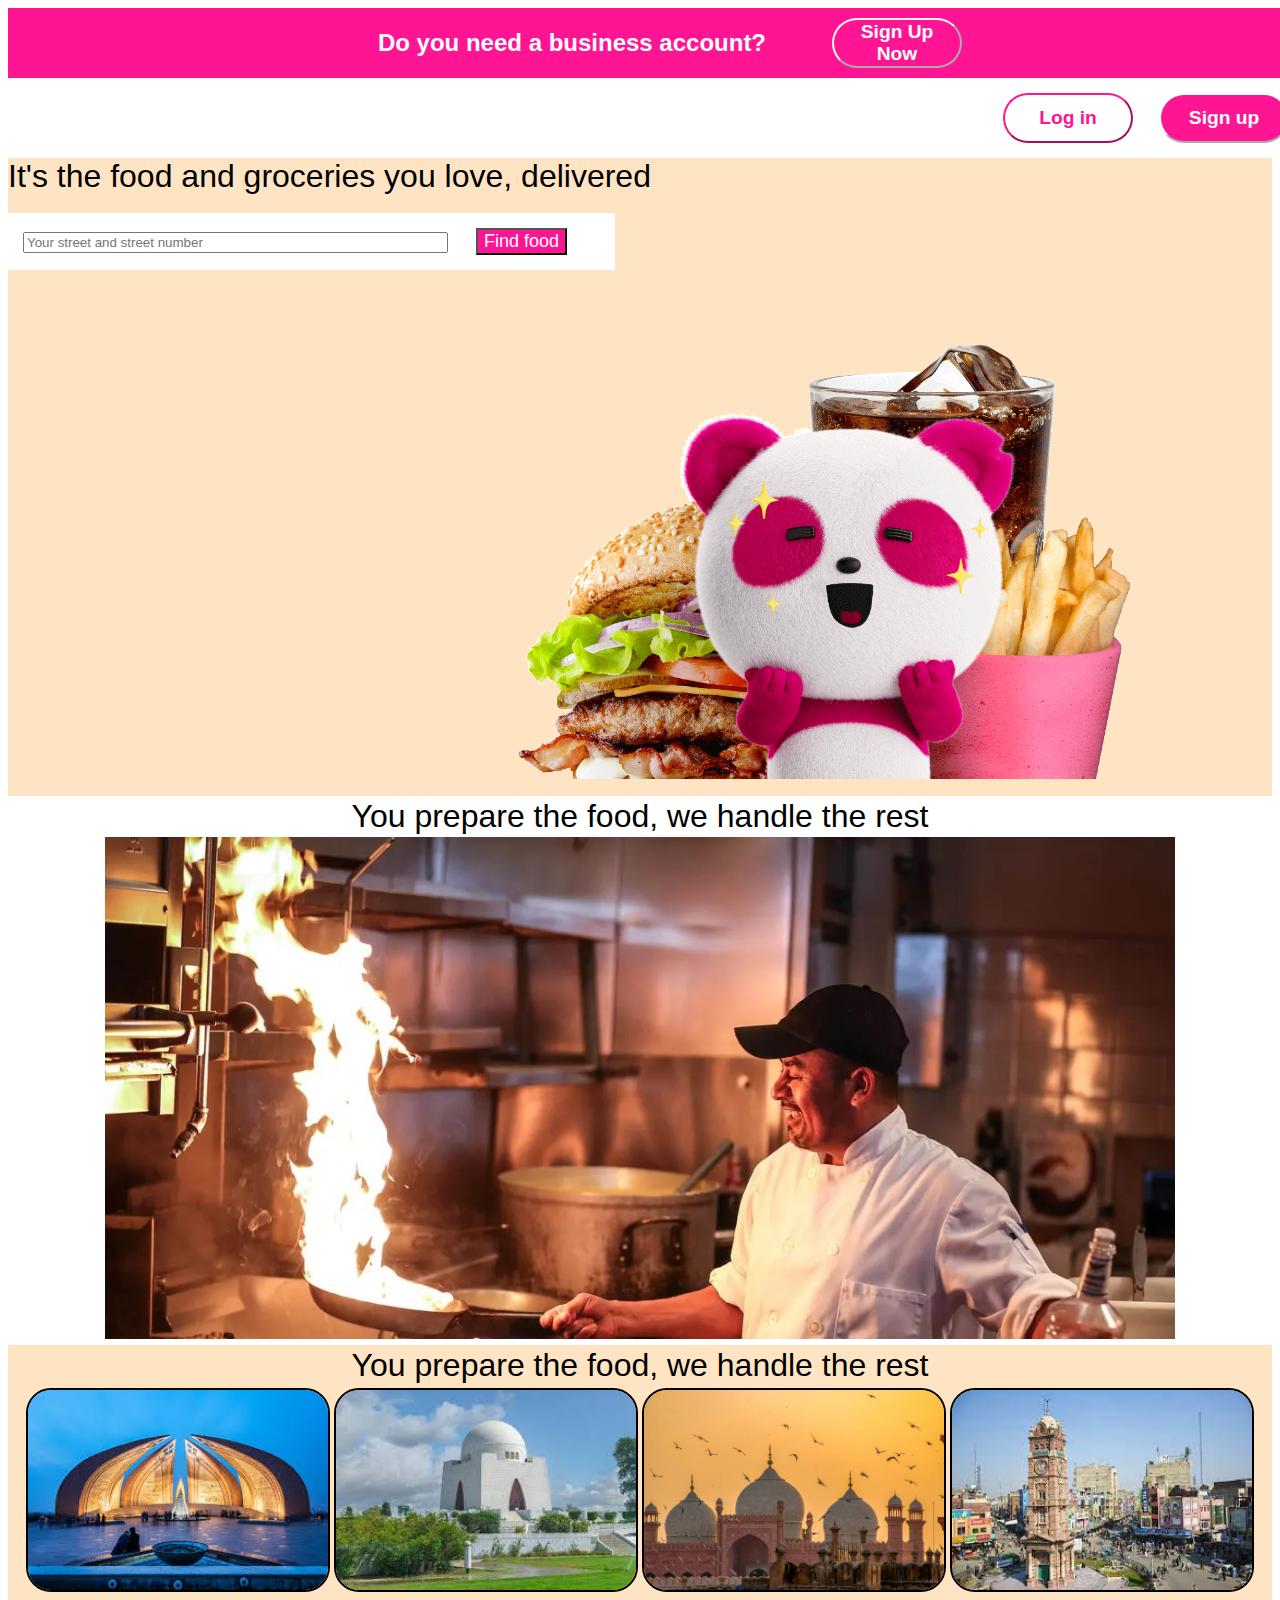
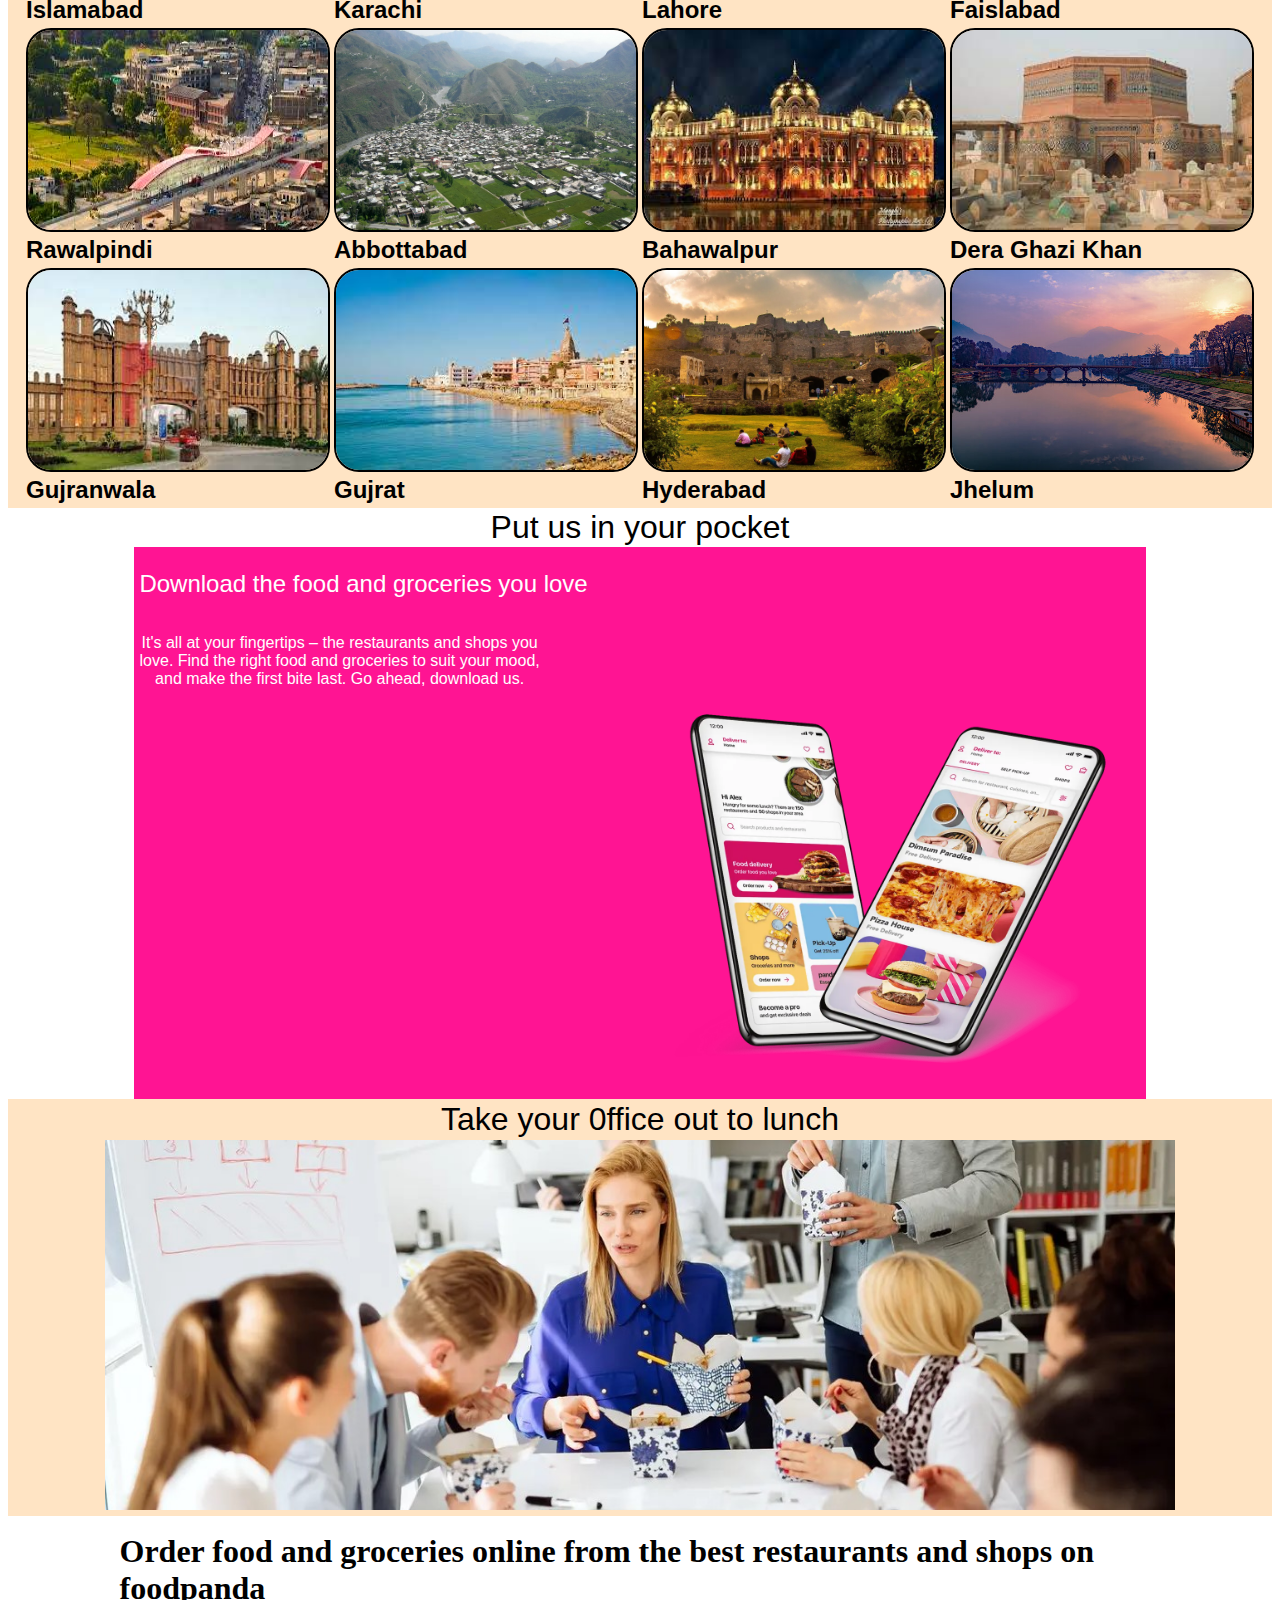
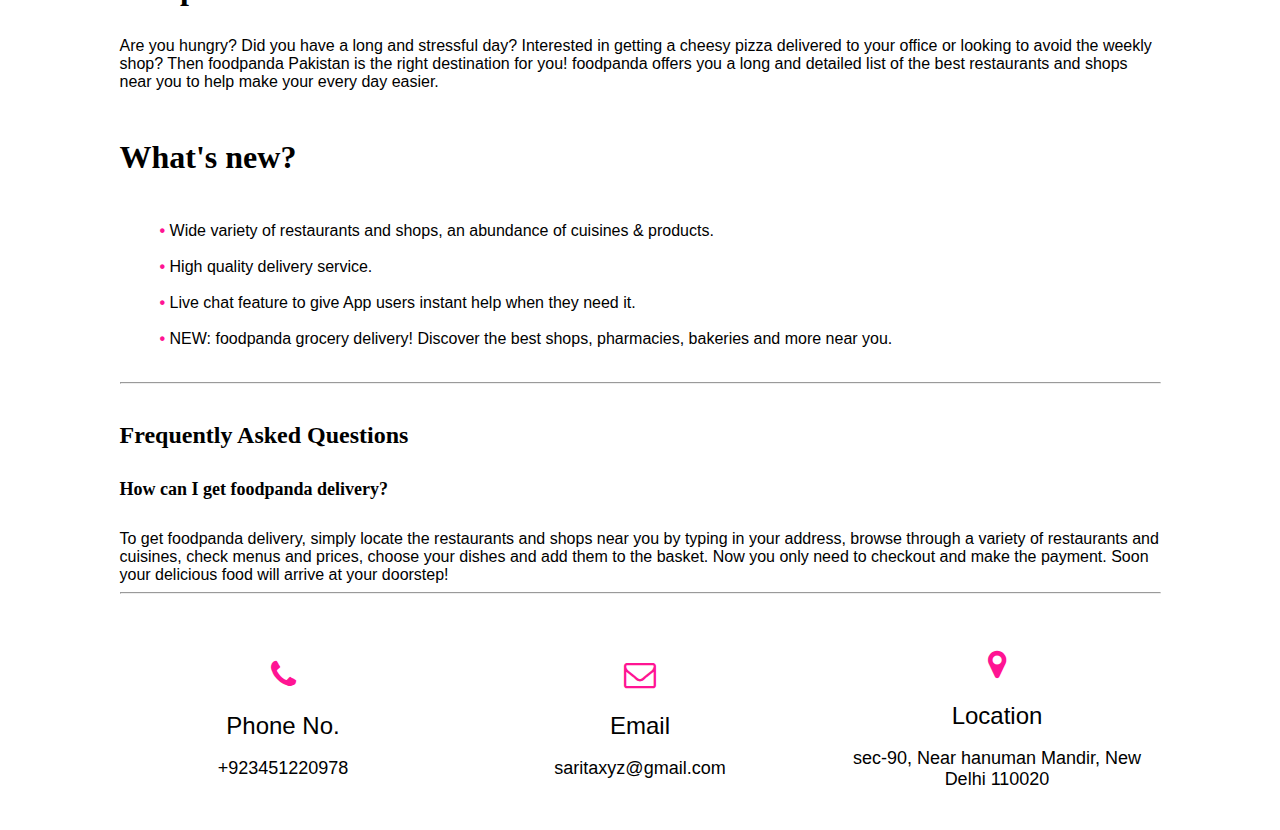
<file: index.html>
<!DOCTYPE html>
<html lang="en">
<head>
    <meta charset="UTF-8">
    <meta name="viewport" content="width=device-width, initial-scale=1.0">
    <title>Document</title>
    <link href="https://stackpath.bootstrapcdn.com/font-awesome/4.7.0/css/font-awesome.min.css" rel="stylesheet">
<link rel="stylsheet" href="./style.css">
    <style>
        .button2{
            margin: 10px;
            border-radius: 200px;  
        background-color: deeppink;
        color:white;
        width:130px;
        height:50px;
        border-color:white;
        font-size: 120%;
            font-family: Arial, Helvetica, sans-serif;
            font-weight: 700;
         }

         .button2:hover {
            border: 3.5px solid white;
            opacity: 0,9;
            cursor: pointer;
         }
         .button{
             margin: 5px;
         border-radius: 200px;  
        background-color: white;
        color: deeppink;
        width:130px;
        height:50px;
        border-color:deeppink;
        font-size: 120%;
            font-family: Arial, Helvetica, sans-serif;
            font-weight: 700;
         }

         .button:hover {
         border: 5px solid deeppink;
           opacity: 0.9;
           cursor: pointer;
         }
         .button1{
            margin: 5px;
            border-radius: 200px;  
        background-color: deeppink;
        color:white;
        width:130px;
        height:50px;
        border-color:white;
        font-size: 120%;
            font-family: Arial, Helvetica, sans-serif;
            font-weight: 700;
         }

         .button1:hover {
            border: 5px solid ghostwhite;
            opacity: 0.9;
            cursor: pointer;
         }
         .image{
            height:100%;
            width:100%;
        }
        .image img{
            height: 200px;
            width:300px;
            border:2px solid black;
            border-radius: 25px;
        }
        .image:hover{
             opacity: 0.8;
            cursor:pointer;
        }
         ul{
            list-style: none;
        }
   ul  li::before{
    content: "\2022";
    color: deeppink;
    font-weight: bold;
    width: 50px;
        }
    </style>
</head>
<body>
    <table cellpadding="0" cellspacing="0" style="background-color: deeppink;" width="100%">
        <tr>
            <td>
                <table border="0" cellpadding="0" cellspacing="0" align="center">
                    <tr>
                        <td align="center" >
                            <font face="arial" size="5" style="color: white;" cellpadding="0" cellspacing="0">
                            <b> Do you need a business account?</b>
                            </font>
                        </td>
                        <td>&nbsp;</td>
                        <td>&nbsp;</td>
                        <td>&nbsp;</td>
                        <td>&nbsp;</td>
                        <td>&nbsp;</td>
                        <td>&nbsp;</td>  <td>&nbsp;</td>  <td>&nbsp;</td>  <td>&nbsp;</td>  <td>&nbsp;</td>  <td>&nbsp;</td>  <td>&nbsp;</td>  <td>&nbsp;</td>  <td>&nbsp;</td>
                         <td>
                           <button class="button2">Sign Up Now</button>
                         </td>

                         <table border="0" cellpadding="10" cellspacing="0" style="background-color:white;" width="100%">
                            <tr>
                                <td>
                                    <table border="0" cellpadding="0" cellspacing="0">
                                        <tr>
                                            <td>
                                                <img src="assets/logo panda.png" width="1000%">
                        <td>&nbsp;</td><td>&nbsp;</td><td>&nbsp;</td><td>&nbsp;</td><td>&nbsp;</td><td>&nbsp;</td><td>&nbsp;</td><td>&nbsp;</td><td>&nbsp;</td><td>&nbsp;</td><td>&nbsp;</td><td>&nbsp;</td><td>&nbsp;</td><td>&nbsp;</td><td>&nbsp;</td><td>&nbsp;</td><td>&nbsp;</td><td>&nbsp;</td><td>&nbsp;</td><td>&nbsp;</td><td>&nbsp;</td><td>&nbsp;</td><td>&nbsp;</td><td>&nbsp;</td><td>&nbsp;</td><td>&nbsp;</td><td>&nbsp;</td><td>&nbsp;</td><td>&nbsp;</td><td>&nbsp;</td><td>&nbsp;</td><td>&nbsp;</td><td>&nbsp;</td><td>&nbsp;</td><td>&nbsp;</td><td>&nbsp;</td><td>&nbsp;</td><td>&nbsp;</td><td>&nbsp;</td><td>&nbsp;</td><td>&nbsp;</td><td>&nbsp;</td><td>&nbsp;</td><td>&nbsp;</td><td>&nbsp;</td><td>&nbsp;</td><td>&nbsp;</td><td>&nbsp;</td><td>&nbsp;</td><td>&nbsp;</td><td>&nbsp;</td><td>&nbsp;</td>
                                            <td>&nbsp;</td><td>&nbsp;</td><td>&nbsp;</td><td>&nbsp;</td><td>&nbsp;</td><td>&nbsp;</td><td>&nbsp;</td><td>&nbsp;</td><td>&nbsp;</td><td>&nbsp;</td><td>&nbsp;</td><td>&nbsp;</td><td>&nbsp;</td><td>&nbsp;</td><td>&nbsp;</td>   <td>&nbsp;</td><td>&nbsp;</td><td>&nbsp;</td><td>&nbsp;</td><td>&nbsp;</td><td>&nbsp;</td><td>&nbsp;</td><td>&nbsp;</td><td>&nbsp;</td><td>&nbsp;</td><td>&nbsp;</td><td>&nbsp;</td><td>&nbsp;</td><td>&nbsp;</td><td>&nbsp;</td><td>&nbsp;</td><td>&nbsp;</td><td>&nbsp;</td><td>&nbsp;</td><td>&nbsp;</td><td>&nbsp;</td><td>&nbsp;</td><td>&nbsp;</td><td>&nbsp;</td><td>&nbsp;</td><td>&nbsp;</td><td>&nbsp;</td><td>&nbsp;</td><td>&nbsp;</td><td>&nbsp;</td><td>&nbsp;</td><td>&nbsp;</td><td>&nbsp;</td><td>&nbsp;</td><td>&nbsp;</td><td>&nbsp;</td><td>&nbsp;</td><td>&nbsp;</td> <td>&nbsp;</td> <td>&nbsp;</td> <td>&nbsp;</td> <td>&nbsp;</td> <td>&nbsp;</td> <td>&nbsp;</td> <td>&nbsp;</td> <td>&nbsp;</td>   <td>&nbsp;</td> <td>&nbsp;</td> <td>&nbsp;</td> <td>&nbsp;</td> <td>&nbsp;</td> <td>&nbsp;</td> <td>&nbsp;</td> <td>&nbsp;</td> <td>&nbsp;</td> <td>&nbsp;</td> <td>&nbsp;</td> <td>&nbsp;</td> <td>&nbsp;</td> <td>&nbsp;</td> <td>&nbsp;</td> <td>&nbsp;</td> <td>&nbsp;</td> <td>&nbsp;</td> <td>&nbsp;</td> <td>&nbsp;</td> <td>&nbsp;</td> <td>&nbsp;</td> <td>&nbsp;</td> <td>&nbsp;</td> <td>&nbsp;</td> <td>&nbsp;</td> <td>&nbsp;</td> <td>&nbsp;</td> <td>&nbsp;</td> <td>&nbsp;</td> <td>&nbsp;</td> <td>&nbsp;</td> <td>&nbsp;</td> <td>&nbsp;</td> <td>&nbsp;</td> <td>&nbsp;</td> <td>&nbsp;</td> <td>&nbsp;</td> <td>&nbsp;</td> <td>&nbsp;</td> <td>&nbsp;</td>  <td>&nbsp;</td> <td>&nbsp;</td> <td>&nbsp;</td> <td>&nbsp;</td> <td>&nbsp;</td> <td>&nbsp;</td> <td>&nbsp;</td> <td>&nbsp;</td> <td>&nbsp;</td> <td>&nbsp;</td>
                                            <td>&nbsp;</td><td>&nbsp;</td><td>&nbsp;</td><td>&nbsp;</td><td>&nbsp;</td><td>&nbsp;</td><td>&nbsp;</td><td>&nbsp;</td><td>&nbsp;</td> <td>&nbsp;</td><td>&nbsp;</td><td>&nbsp;</td><td>&nbsp;</td><td>&nbsp;</td><td>&nbsp;</td><td>&nbsp;</td><td>&nbsp;</td><td>&nbsp;</td> <td>&nbsp;</td><td>&nbsp;</td><td>&nbsp;</td><td>&nbsp;</td><td>&nbsp;</td><td>&nbsp;</td><td>&nbsp;</td><td>&nbsp;</td><td>&nbsp;</td> <td>&nbsp;</td><td>&nbsp;</td><td>&nbsp;</td><td>&nbsp;</td><td>&nbsp;</td><td>&nbsp;</td><td>&nbsp;</td><td>&nbsp;</td><td>&nbsp;</td> <td>&nbsp;</td><td>&nbsp;</td><td>&nbsp;</td><td>&nbsp;</td><td>&nbsp;</td><td>&nbsp;</td><td>&nbsp;</td><td>&nbsp;</td><td>&nbsp;</td> <td>&nbsp;</td><td>&nbsp;</td><td>&nbsp;</td><td>&nbsp;</td><td>&nbsp;</td><td>&nbsp;</td><td>&nbsp;</td><td>&nbsp;</td><td>&nbsp;</td> <td>&nbsp;</td><td>&nbsp;</td><td>&nbsp;</td><td>&nbsp;</td><td>&nbsp;</td><td>&nbsp;</td><td>&nbsp;</td><td>&nbsp;</td><td>&nbsp;</td> <td>&nbsp;</td><td>&nbsp;</td><td>&nbsp;</td><td>&nbsp;</td><td>&nbsp;</td><td>&nbsp;</td><td>&nbsp;</td><td>&nbsp;</td><td>&nbsp;</td> <td>&nbsp;</td><td>&nbsp;</td><td>&nbsp;</td><td>&nbsp;</td><td>&nbsp;</td><td>&nbsp;</td><td>&nbsp;</td><td>&nbsp;</td><td>&nbsp;</td>
                                            <td>
                                                <button class="button">Log in</button>
                                            </td>
                                             <td>&nbsp;</td> <td>&nbsp;</td> <td>&nbsp;</td> <td>&nbsp;</td>
                                            <td>
                                               <button class="button1">Sign up</button>
                                            </td>
                                            <td>&nbsp;</td> <td>&nbsp;</td> <td>&nbsp;</td> <td>&nbsp;</td> <td>&nbsp;</td>
                                            <td>
                                                <font style="color:deeppink;" size="4">
                                                <i class="fa fa-shopping-bag" aria-hidden="true"></i>
                                                </font>
                                            </td>
                                        </tr>
                                        </table>
                                            </td>
                                        </tr>
                                </table>
                    </tr>
                </table>
                <table border="0" cellpadding="0" cellspacing="0" style="background-color:bisque;" width="100%">
                    <tr>
                        <td>
                            <table border="0" cellpadding="0" cellspacing="0">
                                <tr>
                                    <td>
                                        <font face="arial" size="6">
                                        It's the food and groceries you love,
                                         delivered
                                        </font>
                                    </td>
                                </tr>
                                <td>&nbsp;</td>  <td>&nbsp;</td> <td>&nbsp;</td> <td>&nbsp;</td>
                                
                                <table border="0" cellpadding="15" cellspacing="0" style="background-color:white;" width="48%">
                                    <tr>
                                        <td>
                                        <table border="0" cellpadding="0" cellspacing="0">
                                                <tr>
                                                    <td> 
                                                         <input type="text" placeholder="Your street and street number" size="50" cellpadding="80">
                                                         &nbsp;  &nbsp;  &nbsp; 
                                                         <button size="10" type="button" style="background-color:deeppink;">
                                                            <font face="arial" size="4" color="white">
                                                            Find food
                                                            </font>
                                                        </button>
                                                    </td>
                                                </tr>
                                            </table>
                                        </td>
                                    </tr>
                                </table>

                                <table border="0" width="100%" cellpadding="15">
                                                    <td align="right">
                                                        <img src="assets/burger.png" width="60%" align="right">
                                                    </td>
                                            </table>
                                        </td>
                                    </tr>
                                </table>
                              </table>
                           </td>
                            </tr>
                         </table>
                         <!-- Next -->
                         <table  border="0" width="100%" cellpading="0" cellspacing="0"  style="background-color:white;">
                      <tr>
                   <td>
           <table width="85%" cellpadind="15" cellspacing="0" align="center">
  <tr>
 <td align="center" height="160%"colspan="2">
   <font face="arial" size="6">
    You prepare the food, we handle the rest
 </font>
</td>
  </tr>
  <td>
<img src="assets/home-vendor-pk.jpg" width="100%">
  </td>
           </table>
        </tr>
        </td>
</table>
<!-- Next -->
  <table border="0" width="100%" cellpading="0" cellspacing="0"  style="background-color:bisque;">
    <tr>
 <td>
<table width="85%" cellpadind="15" cellspacing="0" align="center">
<tr>
    <td align="center" height="160%"colspan="2">
        <font face="arial" size="6" align="center">
         You prepare the food, we handle the rest
      </font>
    </td>
</tr>
     <table border="0" width="85%" align="center">
    <tr>
   <td>
    <div class="image">
    <a href="http://127.0.0.1:5500/index2/index.html"><img src="assets/2 islamabad.jpg"></a><br>
    </div>
    <font face="arial" size="5">
       <b> Islamabad</b>
    </font>
  </td>
    <td>
        <div class="image">
    <a href="http://127.0.0.1:5500/index2/index.html"><img src="assets/karachi.jpg" width="98%"></a><br>
        </div>
    <font face="arial" size="5">
     <b>Karachi</b>
    </font>
  </td>
  <td>
    <div class="image">
    <a href="http://127.0.0.1:5500/index2/index.html"><img src="assets/lahore2.jpg" width="96%"></a><br>
    </div>
    <font face="arial" size="5">
        <b>Lahore</b>
    </font>
  </td>
  <td>
    <div class="image">
    <a href="http://127.0.0.1:5500/index2/index.html"><img src="assets/faislabad.jpg" width="95.5%"></a><br>
    </div>
    <font face="arial" size="5">
        <b>Faislabad</b>
    </font>
  </td>
    </tr>
            <td>
                <div class="image">
                <a href="http://127.0.0.1:5500/index2/index.html"><img src="assets/rawalpindi.jpg" width="100%"></a><br>
                </div>
                <font face="arial" size="5">
                    <b>Rawalpindi</b>
                </font>
              </td>
              <td>
                <div class="image">
                <a href="http://127.0.0.1:5500/index2/index.html"><img src="assets/01-Abbottabad-Damtor.jpg" width="100%"></a><br>
                </div>
                <font face="arial" size="5">
                    <b>Abbottabad</b>
                </font>
              </td>
              <td>
                <div class="image">
                <a href="http://127.0.0.1:5500/index2/index.html"><img src="assets/bahawalpur.jpg" width="98%"></a><br>
                </div>
                <font face="arial" size="5">
                    <b>Bahawalpur</b>
                </font>
              </td>
              <td>
                <div class="image">
                <a href="http://127.0.0.1:5500/index2/index.html"><img src="assets/dera ghazikhan.jpg" width="99%"></a><br>
                </div>
                <font face="arial" size="5">
                    <b>Dera Ghazi Khan</b>
                </font>
              </td>
    </tr>
    <tr>
        <td>
            <div class="image">
            <a href="http://127.0.0.1:5500/index2/index.html"><img src="assets/gujranwala.jpg" ></a><br>
            </div>
            <font face="arial" size="5">
                <b>Gujranwala</b>
            </font>
          </td>
          <td>
            <div class="image">
            <a href="http://127.0.0.1:5500/index2/index.html"><img src="assets/gujrat.jpg" width="250px"></a><br>
            </div>
            <font face="arial" size="5">
                <b>Gujrat</b>
            </font>
          </td>
          <td>
            <div class="image">
            <a href="http://127.0.0.1:5500/index2/index.html"><img src="assets/3 hyderabad.webp" width="260px"></a><br>
            </div>
            <font face="arial" size="5">
                <b>Hyderabad</b>
            </font>
          </td>
          <td>
            <div class="image">
            <a href="http://127.0.0.1:5500/index2/index.html"><img src="assets/jhelum.jpg" width="270px"></a><br>
            </div>
            <font face="arial" size="5">
                <b>Jhelum</b>
            </font>
          </td>
</tr>
</table>
 </table>
  </td>
 </tr>
 </table>
 <!-- Next -->
 <table border="0" cellpadding="0" cellspacing="0" style="background-color: white;" width="100%">
    <tr>
        <td>
            <table width="85%" cellpadind="15" cellspacing="0" align="center">
                <tr>
                    <td align="center" height="160%"colspan="2">
                        <font face="arial" size="6">
                            Put us in your pocket
                      </font>
                     </td>
                </tr>
                <table border="0" cellpadding="5" cellspacing="0" style="background-color:deeppink;" width="80%" align="center">
                    <tr>
                        <td>
                        <table border="0" cellpadding="0" cellspacing="0"><br>
                                <tr>
                                    <td align="center">
                                        <font face="arial" size="5" color="white">
                                            Download the food and groceries you love
                                      </font>
                                     </td>
                                </tr>
                                <table border="0" cellpadding="0" cellspacing="0" width="40%">
                                <tr>
                                    <td align="center" height="160%"colspan="0"><br><br>
                                        <font face="arial" size="3" color="white">
                                            It's all at your fingertips – the restaurants and shops you love. Find the right food and groceries to suit your mood, and make the first bite last. Go ahead, download us.
                                      </font>
                                     </td>
                                      <table align="right"> 
                                        <td align="right" valign="top">
                                            <img src="assets/phone.webp" width="50%">
                                        </td>
                                     </table>
                                </tr>
                                </table>
                        </table>
                        </td>
                    </tr>
                </table>
            </table>
        </td>
    </tr>
</table>
<!-- Next -->
<table  border="0" width="100%" cellpading="0" cellspacing="0"  style="background-color:bisque;">
    <tr>
 <td>
<table width="85%" cellpadind="15" cellspacing="0" align="center">
<tr>
<td align="center" height="160%"colspan="2">
<font face="arial" size="6">
Take your 0ffice out to lunch
</font>
</td>
</tr>
<td>
<img src="assets/business2.jpg" width="100%">
</td>
</table>
</tr>
</td>
</table>                
<!-- Next -->
<table border="0" width="100%" cellpadding="0" bgcolor="white">
    <tr>
        <td>
            <table width="85%" cellpadding="15" cellspacing="0" align="center">
                <tr>
                    <td>
                        <font style="font-family:Cambria, Cochin, Georgia, Times, 'Times New Roman', serif;" size="6">
                            <b>Order food and groceries online from the best restaurants and shops on foodpanda</b>
                        </font>
                    </td>
                </tr>
                <td>
                    <font face="arial">
                        Are you hungry? Did you have a long and stressful day? Interested in getting a cheesy pizza delivered to your office or looking to avoid the weekly shop? Then foodpanda Pakistan is the right destination for you! foodpanda offers you a long and detailed list of the best restaurants and shops near you to help make your every day easier.<br><br>
                    </font>
                </td>
                <tr>
                <td>
                    <font style="font-family:Cambria, Cochin, Georgia, Times, 'Times New Roman', serif;" size="6">
                        <b>What's new?</b>
                    </font>
                </td>
                </tr>
                <td>
                    <div class="container">
                    <ul>
                    <font face="arial">
                           <li> Wide variety of restaurants and shops, an abundance of cuisines & products.</li><br>
                           <li>  High quality delivery service.</li><br>
<li> Live chat feature to give App users instant help when they need it.</li><br>
<li> NEW: foodpanda grocery delivery! Discover the best shops, pharmacies, bakeries and more near you.</li><br>
                     </font>
                </ul>
                    </div>
                    <hr>
                </td>
              <tr>
                <td>
                    <font style="font-family: Cambria, Cochin, Georgia, Times, 'Times New Roman', serif;" size="5">
                        <b>Frequently Asked Questions</b>
                    </font>
                </td>
              </tr>
              <tr>
                <td>
                    <font style="font-family: Cambria, Cochin, Georgia, Times, 'Times New Roman', serif;" size="4">
                        <b>How can I get foodpanda delivery?</b>
                    </font>
                </td>
              </tr>
              <tr>
                <td>
                    <font face="arial">
                        To get foodpanda delivery, simply locate the restaurants and shops near you by typing in your address, browse through a variety of restaurants and cuisines, check menus and prices, choose your dishes and add them to the basket. Now you only need to checkout and make the payment. Soon your delicious food will arrive at your doorstep!
                    </font>
                    <hr>
                </td>
              </tr>
              <!-- Next -->
              <table border="0" width="100%" cellpadding="0" cellspacing="0"  style="background-color:white;">
                <tr>
                    <td>
                        <table border="0" width="85%" cellpadding="15" cellspacing="0" align="center">
                            <tr>
                                <td width="30%">
                                    <table border="0" width="100%" cellpadding="15" cellspacing="0" align="center">
                                        <tr>
                                            <td align="center">
                                                <font color="deeppink" size="6">
                                                    <span><i class="fa fa-phone" aria-hidden="true"></i></span>
                                                </font>
                                                <br><br>
                                                <font size="5" face="arial" color=" black">
                                                    Phone No.
                                                </font>
                                                <br><br>
                                                <font face="arial" size="4" color="black">
                                                    +923451220978
                                                </font>
                                            </td>
                                        </tr>
                                    </table>
                                </td>

                                <td width="30%">
                                    <table border="0" width="100%" cellpadding="15" cellspacing="0" align="center">
                                        <tr>
                                            <td align="center">
                                                 <font color="deeppink" size="6">
                                                    <span><i class="fa fa-envelope-o" aria-hidden="true"></i></span>
                                                </font>
                                                <br><br>
                                                <font size="5" face="arial" color=" black">
                                                    Email
                                                </font>
                                                <br><br>
                                                <font face="arial" size="4" color="black">
                                                    saritaxyz@gmail.com
                                                </font>
                                            </td>
                                        </tr>
                                    </table>
                                </td>

                                <td width="30%">
                                    <table border="0" width="100%" cellpadding="15" cellspacing="0" align="center">
                                        <tr>
                                            <td align="center">
                                                <font color="deeppink" size="6">
                                                    <span><i class="fa fa-map-marker" aria-hidden="true"></i></span>
                                                </font>
                                                <br><br>
                                                <font size="5" face="arial" color=" black">
                                                    Location
                                                </font>
                                                <br><br>
                                                <font face="arial" size="4" color="black">
                                                    sec-90, Near hanuman Mandir, New Delhi 110020
                                                </font>
                                            </td>
                                        </tr>
                                    </table>
                                </td>
                            </tr>
            </table>
        </td>
    </tr>
</table>
</body>
</html>
</file>
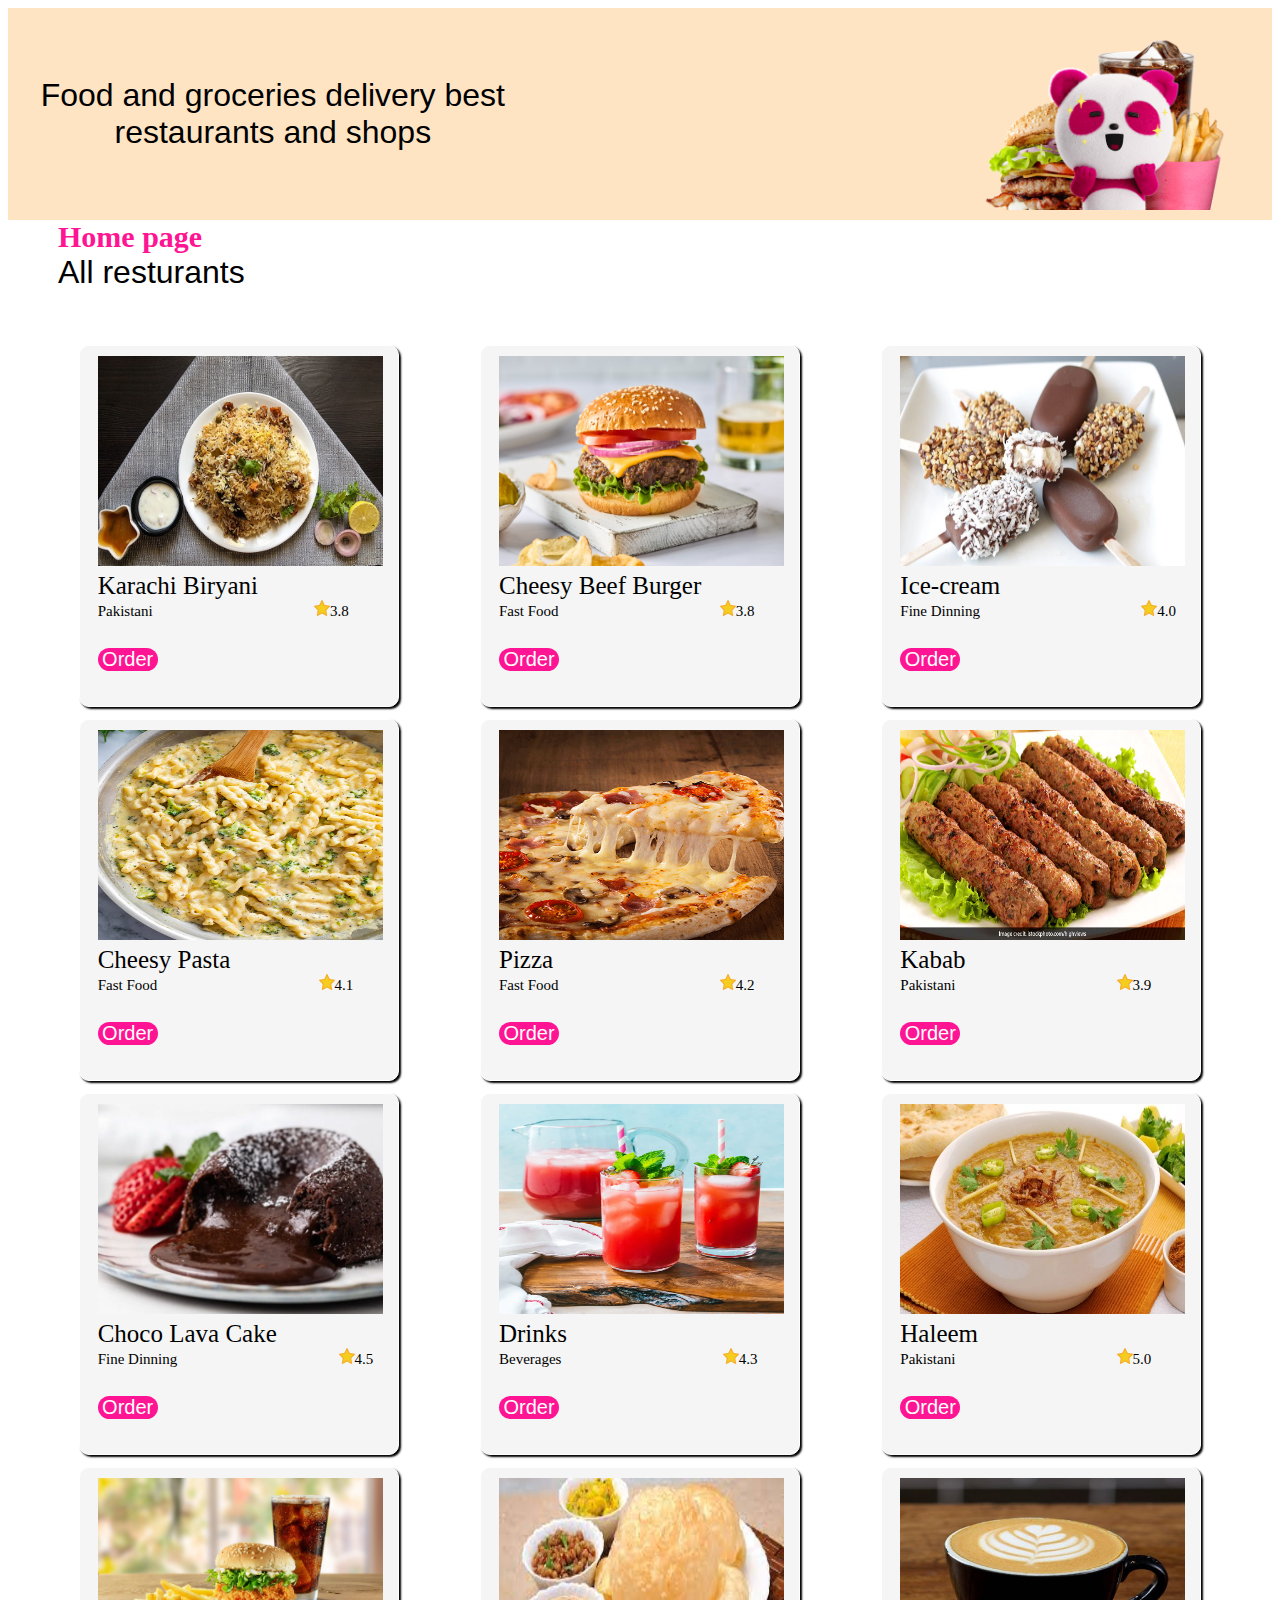
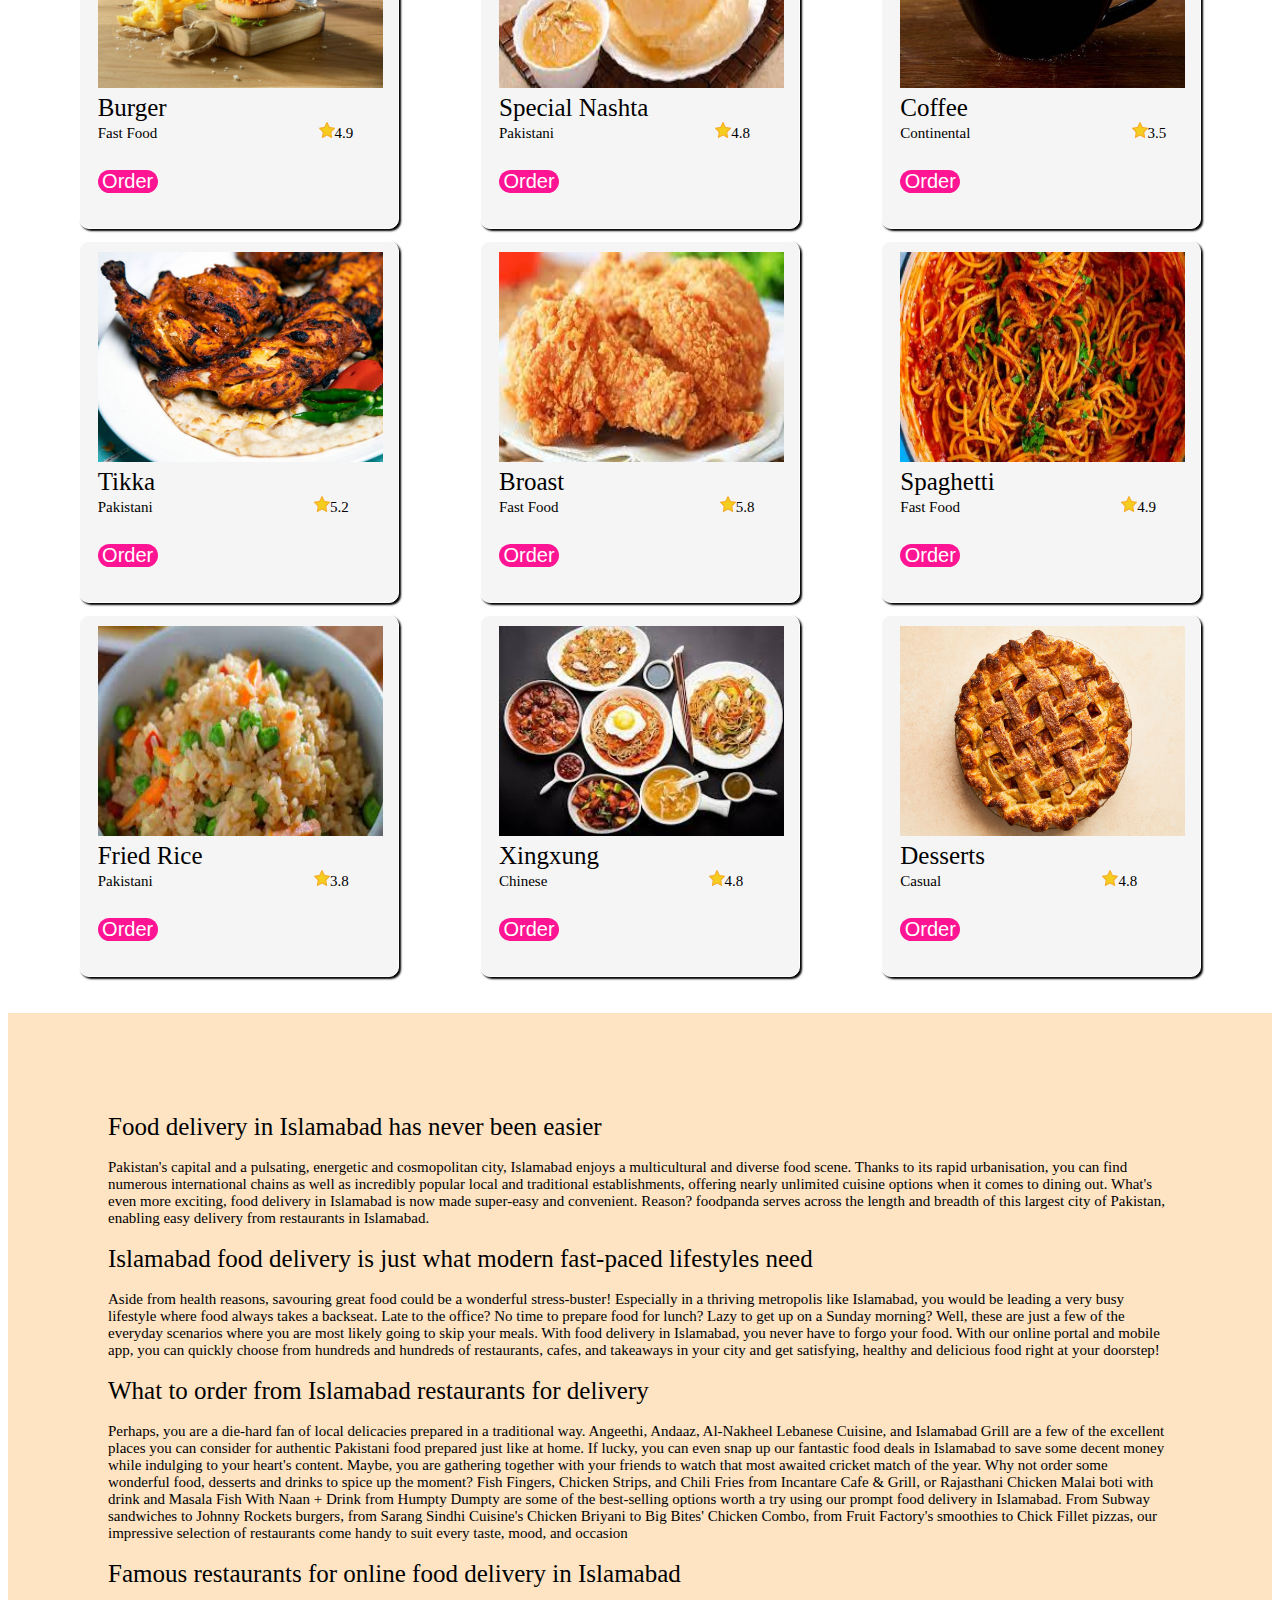
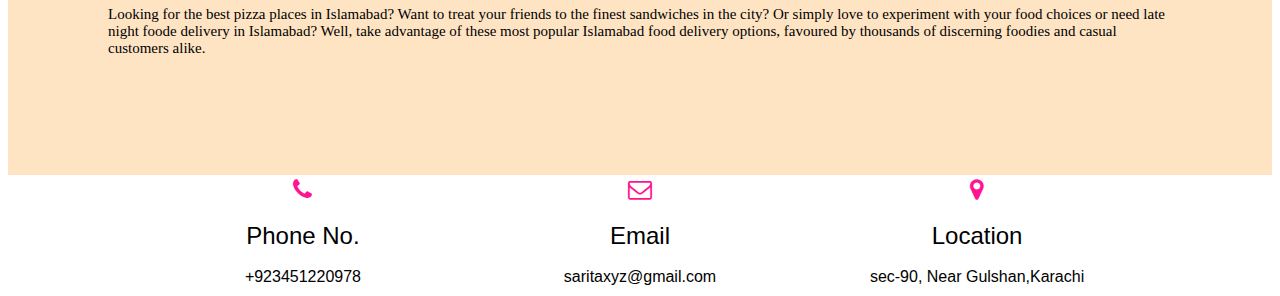
<file: index2/index.html>
<!DOCTYPE html>
<html lang="en">
<head>
    <meta charset="UTF-8">
    <meta name="viewport" content="width=device-width, initial-scale=1.0">
    <title>food panda</title>
    <link rel="stylesheet" href="./style.css">
    <link href="https://stackpath.bootstrapcdn.com/font-awesome/4.7.0/css/font-awesome.min.css" rel="stylesheet">
</head>
<body>
    <div>
    <table border="0" cellpadding="0" cellspacing="0" style="background-color:bisque;" width="100%">
        <tr>
            <td>
                <table border="0" cellpadding="0" cellspacing="0">
                    <tr>
                        <td>
                            <font face="arial" size="6" class="para">
                              <p> Food and groceries delivery best restaurants and shops</p>
                            </font>
                        </td>
                     <td>&nbsp;</td>  <td>&nbsp;</td> <td>&nbsp;</td> <td>&nbsp;</td> 
                                        <td align="right">
                                         <img src="assets2/burger.png" width="40%" align="right">
                                        </td>
                                        </tr>
                            </td>
                        </tr>
                    </table>
                  </table>
               </td>
                </tr>
             </table>
             <!-- Next -->
             <table border="0" cellpadding="0" cellspacing="0" style="background-color:white;" width="100%">
                <tr>
                    <td>
                        <table border="0" cellpadding="0" cellspacing="0">
                            <tr>
                                <td>
                                    <a href="http://127.0.0.1:5500/index.html">Home page</a>
                                </td>
                            </tr>
                            
                            <tr>
                                <td>
                                    <font face="arial" size="6" class="container">
                                   All resturants
                                    </font>
                                </td>
                            </tr>
                        </table>
                    </td>
                </tr>
             </table>
             <td>&nbsp;</td> <td>&nbsp;</td> <td>&nbsp;</td> <td>&nbsp;</td> <td>&nbsp;</td> <td>&nbsp;</td>
             <div class="container1">
                <div class="item"><img src="assets2/_Hyderabadi_Dum_Biryani_.jpg" class="img">Karachi Biryani<br><div class="decor">Pakistani &nbsp;&nbsp;&nbsp;&nbsp;&nbsp;&nbsp;&nbsp;&nbsp;&nbsp;&nbsp;&nbsp;&nbsp;&nbsp;&nbsp;&nbsp;&nbsp;&nbsp;&nbsp;&nbsp;&nbsp;&nbsp;&nbsp;&nbsp;&nbsp;&nbsp;&nbsp;&nbsp;&nbsp;&nbsp;&nbsp;&nbsp;&nbsp;&nbsp;&nbsp;&nbsp;&nbsp;&nbsp;&nbsp;&nbsp;&nbsp;&nbsp;&nbsp;<img src="assets2/2792946_star_xmas_icon.png">3.8</div><br><div class="button">Order</div></div>
                <div class="item"><img src="assets2/beef burger.jpg"class="img">Cheesy Beef Burger<br><div class="decor">Fast Food &nbsp;&nbsp;&nbsp;&nbsp;&nbsp;&nbsp;&nbsp;&nbsp;&nbsp;&nbsp;&nbsp;&nbsp;&nbsp;&nbsp;&nbsp;&nbsp;&nbsp;&nbsp;&nbsp;&nbsp;&nbsp;&nbsp;&nbsp;&nbsp;&nbsp;&nbsp;&nbsp;&nbsp;&nbsp;&nbsp;&nbsp;&nbsp;&nbsp;&nbsp;&nbsp;&nbsp;&nbsp;&nbsp;&nbsp;&nbsp;&nbsp;&nbsp;<img src="assets2/2792946_star_xmas_icon.png">3.8</div><br><div class="button">Order</div></div>
                <div class="item"><img src="assets2/Ice-cream-bars.webp" class="img">Ice-cream<br><div class="decor">Fine Dinning &nbsp;&nbsp;&nbsp;&nbsp;&nbsp;&nbsp;&nbsp;&nbsp;&nbsp;&nbsp;&nbsp;&nbsp;&nbsp;&nbsp;&nbsp;&nbsp;&nbsp;&nbsp;&nbsp;&nbsp;&nbsp;&nbsp;&nbsp;&nbsp;&nbsp;&nbsp;&nbsp;&nbsp;&nbsp;&nbsp;&nbsp;&nbsp;&nbsp;&nbsp;&nbsp;&nbsp;&nbsp;&nbsp;&nbsp;&nbsp;&nbsp;&nbsp;<img src="assets2/2792946_star_xmas_icon.png">4.0</div><br><div class="button">Order</div></div>
                <div class="item"><img src="assets2/Cheese-Pasta-f.jpg" class="img">Cheesy Pasta<br><div class="decor">Fast Food &nbsp;&nbsp;&nbsp;&nbsp;&nbsp;&nbsp;&nbsp;&nbsp;&nbsp;&nbsp;&nbsp;&nbsp;&nbsp;&nbsp;&nbsp;&nbsp;&nbsp;&nbsp;&nbsp;&nbsp;&nbsp;&nbsp;&nbsp;&nbsp;&nbsp;&nbsp;&nbsp;&nbsp;&nbsp;&nbsp;&nbsp;&nbsp;&nbsp;&nbsp;&nbsp;&nbsp;&nbsp;&nbsp;&nbsp;&nbsp;&nbsp;&nbsp;<img src="assets2/2792946_star_xmas_icon.png">4.1</div><br><div class="button">Order</div></div>
                <div class="item"><img src="assets2/pizza.cms" class="img">Pizza<br><div class="decor">Fast Food &nbsp;&nbsp;&nbsp;&nbsp;&nbsp;&nbsp;&nbsp;&nbsp;&nbsp;&nbsp;&nbsp;&nbsp;&nbsp;&nbsp;&nbsp;&nbsp;&nbsp;&nbsp;&nbsp;&nbsp;&nbsp;&nbsp;&nbsp;&nbsp;&nbsp;&nbsp;&nbsp;&nbsp;&nbsp;&nbsp;&nbsp;&nbsp;&nbsp;&nbsp;&nbsp;&nbsp;&nbsp;&nbsp;&nbsp;&nbsp;&nbsp;&nbsp;<img src="assets2/2792946_star_xmas_icon.png">4.2</div><br><div class="button">Order</div></div>
                <div class="item"><img src="assets2/kabab.webp" class="img">Kabab<br><div class="decor">Pakistani &nbsp;&nbsp;&nbsp;&nbsp;&nbsp;&nbsp;&nbsp;&nbsp;&nbsp;&nbsp;&nbsp;&nbsp;&nbsp;&nbsp;&nbsp;&nbsp;&nbsp;&nbsp;&nbsp;&nbsp;&nbsp;&nbsp;&nbsp;&nbsp;&nbsp;&nbsp;&nbsp;&nbsp;&nbsp;&nbsp;&nbsp;&nbsp;&nbsp;&nbsp;&nbsp;&nbsp;&nbsp;&nbsp;&nbsp;&nbsp;&nbsp;&nbsp;<img src="assets2/2792946_star_xmas_icon.png">3.9</div><br><div class="button">Order</div></div>
                <div class="item"><img src="assets2/choco lava.jpg" class="img">Choco Lava Cake<br><div class="decor">Fine Dinning &nbsp;&nbsp;&nbsp;&nbsp;&nbsp;&nbsp;&nbsp;&nbsp;&nbsp;&nbsp;&nbsp;&nbsp;&nbsp;&nbsp;&nbsp;&nbsp;&nbsp;&nbsp;&nbsp;&nbsp;&nbsp;&nbsp;&nbsp;&nbsp;&nbsp;&nbsp;&nbsp;&nbsp;&nbsp;&nbsp;&nbsp;&nbsp;&nbsp;&nbsp;&nbsp;&nbsp;&nbsp;&nbsp;&nbsp;&nbsp;&nbsp;&nbsp;<img src="assets2/2792946_star_xmas_icon.png">4.5</div><br><div class="button">Order</div></div>
                <div class="item"><img src="assets2/drinks.webp" class="img">Drinks<br><div class="decor">Beverages &nbsp;&nbsp;&nbsp;&nbsp;&nbsp;&nbsp;&nbsp;&nbsp;&nbsp;&nbsp;&nbsp;&nbsp;&nbsp;&nbsp;&nbsp;&nbsp;&nbsp;&nbsp;&nbsp;&nbsp;&nbsp;&nbsp;&nbsp;&nbsp;&nbsp;&nbsp;&nbsp;&nbsp;&nbsp;&nbsp;&nbsp;&nbsp;&nbsp;&nbsp;&nbsp;&nbsp;&nbsp;&nbsp;&nbsp;&nbsp;&nbsp;&nbsp;<img src="assets2/2792946_star_xmas_icon.png">4.3</div><br><div class="button">Order</div></div>
                <div class="item"><img src="assets2/Haleem(2).jpg" class="img">Haleem<br><div class="decor">Pakistani &nbsp;&nbsp;&nbsp;&nbsp;&nbsp;&nbsp;&nbsp;&nbsp;&nbsp;&nbsp;&nbsp;&nbsp;&nbsp;&nbsp;&nbsp;&nbsp;&nbsp;&nbsp;&nbsp;&nbsp;&nbsp;&nbsp;&nbsp;&nbsp;&nbsp;&nbsp;&nbsp;&nbsp;&nbsp;&nbsp;&nbsp;&nbsp;&nbsp;&nbsp;&nbsp;&nbsp;&nbsp;&nbsp;&nbsp;&nbsp;&nbsp;&nbsp;<img src="assets2/2792946_star_xmas_icon.png">5.0</div><br><div class="button">Order</div></div>
                <div class="item"><img src="assets2/zinger burger.jpg" class="img">Burger<br><div class="decor">Fast Food &nbsp;&nbsp;&nbsp;&nbsp;&nbsp;&nbsp;&nbsp;&nbsp;&nbsp;&nbsp;&nbsp;&nbsp;&nbsp;&nbsp;&nbsp;&nbsp;&nbsp;&nbsp;&nbsp;&nbsp;&nbsp;&nbsp;&nbsp;&nbsp;&nbsp;&nbsp;&nbsp;&nbsp;&nbsp;&nbsp;&nbsp;&nbsp;&nbsp;&nbsp;&nbsp;&nbsp;&nbsp;&nbsp;&nbsp;&nbsp;&nbsp;&nbsp;<img src="assets2/2792946_star_xmas_icon.png">4.9</div><br><div class="button">Order</div></div>
                <div class="item"><img src="assets2/halwa poori.jpg" class="img">Special Nashta<br><div class="decor">Pakistani &nbsp;&nbsp;&nbsp;&nbsp;&nbsp;&nbsp;&nbsp;&nbsp;&nbsp;&nbsp;&nbsp;&nbsp;&nbsp;&nbsp;&nbsp;&nbsp;&nbsp;&nbsp;&nbsp;&nbsp;&nbsp;&nbsp;&nbsp;&nbsp;&nbsp;&nbsp;&nbsp;&nbsp;&nbsp;&nbsp;&nbsp;&nbsp;&nbsp;&nbsp;&nbsp;&nbsp;&nbsp;&nbsp;&nbsp;&nbsp;&nbsp;&nbsp;<img src="assets2/2792946_star_xmas_icon.png">4.8</div><br><div class="button">Order</div></div>
                <div class="item"><img src="assets2/coffee.jpg" class="img">Coffee<br><div class="decor">Continental &nbsp;&nbsp;&nbsp;&nbsp;&nbsp;&nbsp;&nbsp;&nbsp;&nbsp;&nbsp;&nbsp;&nbsp;&nbsp;&nbsp;&nbsp;&nbsp;&nbsp;&nbsp;&nbsp;&nbsp;&nbsp;&nbsp;&nbsp;&nbsp;&nbsp;&nbsp;&nbsp;&nbsp;&nbsp;&nbsp;&nbsp;&nbsp;&nbsp;&nbsp;&nbsp;&nbsp;&nbsp;&nbsp;&nbsp;&nbsp;&nbsp;&nbsp;<img src="assets2/2792946_star_xmas_icon.png">3.5</div><br><div class="button">Order</div></div>
                <div class="item"><img src="assets2/Tandoori-chicken_187d79b132b_large.jpg" class="img">Tikka<br><div class="decor">Pakistani &nbsp;&nbsp;&nbsp;&nbsp;&nbsp;&nbsp;&nbsp;&nbsp;&nbsp;&nbsp;&nbsp;&nbsp;&nbsp;&nbsp;&nbsp;&nbsp;&nbsp;&nbsp;&nbsp;&nbsp;&nbsp;&nbsp;&nbsp;&nbsp;&nbsp;&nbsp;&nbsp;&nbsp;&nbsp;&nbsp;&nbsp;&nbsp;&nbsp;&nbsp;&nbsp;&nbsp;&nbsp;&nbsp;&nbsp;&nbsp;&nbsp;&nbsp;<img src="assets2/2792946_star_xmas_icon.png">5.2</div><br><div class="button">Order</div></div>
                <div class="item"><img src="assets2/broast.jpg" class="img">Broast<br><div class="decor">Fast Food &nbsp;&nbsp;&nbsp;&nbsp;&nbsp;&nbsp;&nbsp;&nbsp;&nbsp;&nbsp;&nbsp;&nbsp;&nbsp;&nbsp;&nbsp;&nbsp;&nbsp;&nbsp;&nbsp;&nbsp;&nbsp;&nbsp;&nbsp;&nbsp;&nbsp;&nbsp;&nbsp;&nbsp;&nbsp;&nbsp;&nbsp;&nbsp;&nbsp;&nbsp;&nbsp;&nbsp;&nbsp;&nbsp;&nbsp;&nbsp;&nbsp;&nbsp;<img src="assets2/2792946_star_xmas_icon.png">5.8</div><br><div class="button">Order</div></div>
                <div class="item"><img src="assets2/spaghetti.jpg" class="img">Spaghetti<br><div class="decor">Fast Food &nbsp;&nbsp;&nbsp;&nbsp;&nbsp;&nbsp;&nbsp;&nbsp;&nbsp;&nbsp;&nbsp;&nbsp;&nbsp;&nbsp;&nbsp;&nbsp;&nbsp;&nbsp;&nbsp;&nbsp;&nbsp;&nbsp;&nbsp;&nbsp;&nbsp;&nbsp;&nbsp;&nbsp;&nbsp;&nbsp;&nbsp;&nbsp;&nbsp;&nbsp;&nbsp;&nbsp;&nbsp;&nbsp;&nbsp;&nbsp;&nbsp;&nbsp;<img src="assets2/2792946_star_xmas_icon.png">4.9</div><br><div class="button">Order</div></div>  
                <div class="item"><img src="assets2/rice.jpg" class="img">Fried Rice<br><div class="decor">Pakistani &nbsp;&nbsp;&nbsp;&nbsp;&nbsp;&nbsp;&nbsp;&nbsp;&nbsp;&nbsp;&nbsp;&nbsp;&nbsp;&nbsp;&nbsp;&nbsp;&nbsp;&nbsp;&nbsp;&nbsp;&nbsp;&nbsp;&nbsp;&nbsp;&nbsp;&nbsp;&nbsp;&nbsp;&nbsp;&nbsp;&nbsp;&nbsp;&nbsp;&nbsp;&nbsp;&nbsp;&nbsp;&nbsp;&nbsp;&nbsp;&nbsp;&nbsp;<img src="assets2/2792946_star_xmas_icon.png">3.8</div><br><div class="button">Order</div></div>
                <div class="item"><img src="assets2/xingxung.jpg" class="img">Xingxung<br><div class="decor">Chinese &nbsp;&nbsp;&nbsp;&nbsp;&nbsp;&nbsp;&nbsp;&nbsp;&nbsp;&nbsp;&nbsp;&nbsp;&nbsp;&nbsp;&nbsp;&nbsp;&nbsp;&nbsp;&nbsp;&nbsp;&nbsp;&nbsp;&nbsp;&nbsp;&nbsp;&nbsp;&nbsp;&nbsp;&nbsp;&nbsp;&nbsp;&nbsp;&nbsp;&nbsp;&nbsp;&nbsp;&nbsp;&nbsp;&nbsp;&nbsp;&nbsp;&nbsp;<img src="assets2/2792946_star_xmas_icon.png">4.8</div><br><div class="button">Order</div></div>
                <div class="item"> <img src="assets2/pie.jpg" class="img">Desserts<br><div class="decor">Casual &nbsp;&nbsp;&nbsp;&nbsp;&nbsp;&nbsp;&nbsp;&nbsp;&nbsp;&nbsp;&nbsp;&nbsp;&nbsp;&nbsp;&nbsp;&nbsp;&nbsp;&nbsp;&nbsp;&nbsp;&nbsp;&nbsp;&nbsp;&nbsp;&nbsp;&nbsp;&nbsp;&nbsp;&nbsp;&nbsp;&nbsp;&nbsp;&nbsp;&nbsp;&nbsp;&nbsp;&nbsp;&nbsp;&nbsp;&nbsp;&nbsp;&nbsp;<img src="assets2/2792946_star_xmas_icon.png">4.8</div><br><div class="button">Order</div></div>
             </div>
             <table border="0" cellpadding="50" cellspacing="0" style="background-color:bisque;" width="100%">
                <tr>
                    <td>
                        <table border="0" cellpadding="50" cellspacing="0">
                            <tr>
                                <td>
                                   <div class="design"> Food delivery in Islamabad has never been easier</div>&nbsp;
<div class="design1">Pakistan's capital and a pulsating, energetic and cosmopolitan city, Islamabad enjoys a multicultural and diverse food scene. Thanks to its rapid urbanisation, you can find numerous international chains as well as incredibly popular local and traditional establishments, offering nearly unlimited cuisine options when it comes to dining out. What's even more exciting, food delivery in Islamabad is now made super-easy and convenient. Reason? foodpanda serves across the length and breadth of this largest city of Pakistan, enabling easy delivery from restaurants in Islamabad.</div>&nbsp;

<div class="design">Islamabad food delivery is just what modern fast-paced lifestyles need</div>&nbsp;
<div class="design1">Aside from health reasons, savouring great food could be a wonderful stress-buster! Especially in a thriving metropolis like Islamabad, you would be leading a very busy lifestyle where food always takes a backseat. Late to the office? No time to prepare food for lunch? Lazy to get up on a Sunday morning? Well, these are just a few of the everyday scenarios where you are most likely going to skip your meals. With food delivery in Islamabad, you never have to forgo your food. With our online portal and mobile app, you can quickly choose from hundreds and hundreds of restaurants, cafes, and takeaways in your city and get satisfying, healthy and delicious food right at your doorstep!</div>&nbsp;

<div class="design">What to order from Islamabad restaurants for delivery</div>&nbsp;
<div class="design1">Perhaps, you are a die-hard fan of local delicacies prepared in a traditional way. Angeethi, Andaaz, Al-Nakheel Lebanese Cuisine, and Islamabad Grill are a few of the excellent places you can consider for authentic Pakistani food prepared just like at home. If lucky, you can even snap up our fantastic food deals in Islamabad to save some decent money while indulging to your heart's content. Maybe, you are gathering together with your friends to watch that most awaited cricket match of the year. Why not order some wonderful food, desserts and drinks to spice up the moment? Fish Fingers, Chicken Strips, and Chili Fries from Incantare Cafe & Grill, or Rajasthani Chicken Malai boti with drink and Masala Fish With Naan + Drink from Humpty Dumpty are some of the best-selling options worth a try using our prompt food delivery in Islamabad. From Subway sandwiches to Johnny Rockets burgers, from Sarang Sindhi Cuisine's Chicken Briyani to Big Bites' Chicken Combo, from Fruit Factory's smoothies to Chick Fillet pizzas, our impressive selection of restaurants come handy to suit every taste, mood, and occasion</div>&nbsp;

<div class="design">Famous restaurants for online food delivery in Islamabad</div>&nbsp;
<div class=" design1">Looking for the best pizza places in Islamabad? Want to treat your friends to the finest sandwiches in the city? Or simply love to experiment with your food choices or need late night foode delivery in Islamabad? Well, take advantage of these most popular Islamabad food delivery options, favoured by thousands of discerning foodies and casual customers alike.</div>&nbsp;
                                </td>
                            </tr>
                        </table>
                    </td>
                </tr>
             </table>
             <table border="0" width="100%" cellpadding="0" cellspacing="0"  style="background-color: white;">
                <tr>
                    <td>
                        <table border="0" width="80%" cellpadding="" cellspacing="0" align="center">
                            <tr>
                                <td width="30%">
                                    <table border="0" width="100%" cellpadding="0" cellspacing="0" align="center">
                                        <tr>
                                            <td align="center">
                                                <font color="deeppink" size="5">
                                                    <span><i class="fa fa-phone" aria-hidden="true"></i></span>
                                                </font>
                                                <br><br>
                                                <font size="5" face="arial" color=" black">
                                                    Phone No.
                                                </font>
                                                <br><br>
                                                <font face="arial" size="3" color="black">
                                                    +923451220978
                                                </font>
                                            </td>
                                        </tr>
                                    </table>
                                </td>

                                <td width="30%">
                                    <table border="0" width="100%" cellpadding="0" cellspacing="0" align="center">
                                        <tr>
                                            <td align="center">
                                                 <font color="deeppink" size="5">
                                                    <span><i class="fa fa-envelope-o" aria-hidden="true"></i></span>
                                                </font>
                                                <br><br>
                                                <font size="5" face="arial" color=" black">
                                                    Email
                                                </font>
                                                <br><br>
                                                <font face="arial" size="3" color="black">
                                                    saritaxyz@gmail.com
                                                </font>
                                            </td>
                                        </tr>
                                    </table>
                                </td>

                                <td width="30%">
                                    <table border="0" width="100%" cellpadding="" cellspacing="0" align="center">
                                        <tr>
                                            <td align="center">
                                                <font color="deeppink" size="5">
                                                    <span><i class="fa fa-map-marker" aria-hidden="true"></i></span>
                                                </font>
                                                <br><br>
                                                <font size="5" face="arial" color=" black">
                                                    Location
                                                </font>
                                                <br><br>
                                                <font face="arial" size="3" color="black">
                                                    sec-90, Near Gulshan,Karachi 
                                                </font>
                                            </td>
                                        </tr>
                                    </table>
                                </td>
                            </tr>
            </table>
        </td>
    </tr>
</table>
    </div>
             

             
    
</body>
</html>
</file>
<file: index2/style.css>
a:link {
    color: deeppink;
    text-decoration: none;}
    a:visited {
    color: deeppink;}
    a:hover {
    color:blueviolet;
    text-decoration: underline;}
    a:active {
    color:lightcoral;}
    a{
        margin:50px;
        font-size:30px;
        font-weight:800;
    }
    .container{
        margin: 50px;
        padding:0;
    }
    
    .para{
        margin: 50px; 
        padding: 90px; 
        text-align: center;     
    }
    .container1{
        display: flex;
        flex-direction: row;
        justify-content:space-around;
        flex-wrap: wrap;
        height: 1000%;
        padding: 30px;
        align-items: 20px;
        align-content: center;
    }
    .item{
        border: 1px solid white;
        background-color:whitesmoke;
        box-shadow: 2px 2px 2px black;
        height: 350px;
        width: 300px;
        color: black;
        margin: 6px;
        border-radius: 10px;
        padding-left: 18px;
        padding-top: 10px;
        font-size: 25px;
    }
    .item:hover{
        opacity: 0.9;
    }
 .img{
        width:95%;
        height: 60%;
    } 
    .decor{
        font-size: 15px;
    }
    .design{
        font-size: 25px;
    }
    .design1{
        font-size: 15px;
    }
    .button{
        border-radius: 200px;  
    background-color: deeppink;
    color:white;
    width: 60px;
    border-color:white;
    font-size: 120%;
        font-family: Arial, Helvetica, sans-serif;
        font-size: 20px;
        text-align: center;
        align-items: center;
     }

     .button:hover {
        border: 3.5px solid black;
        opacity: 0.8;
        cursor: pointer;
        align-items: center;
        }
        .button5{
            background-color: deeppink;
        }
</file>
